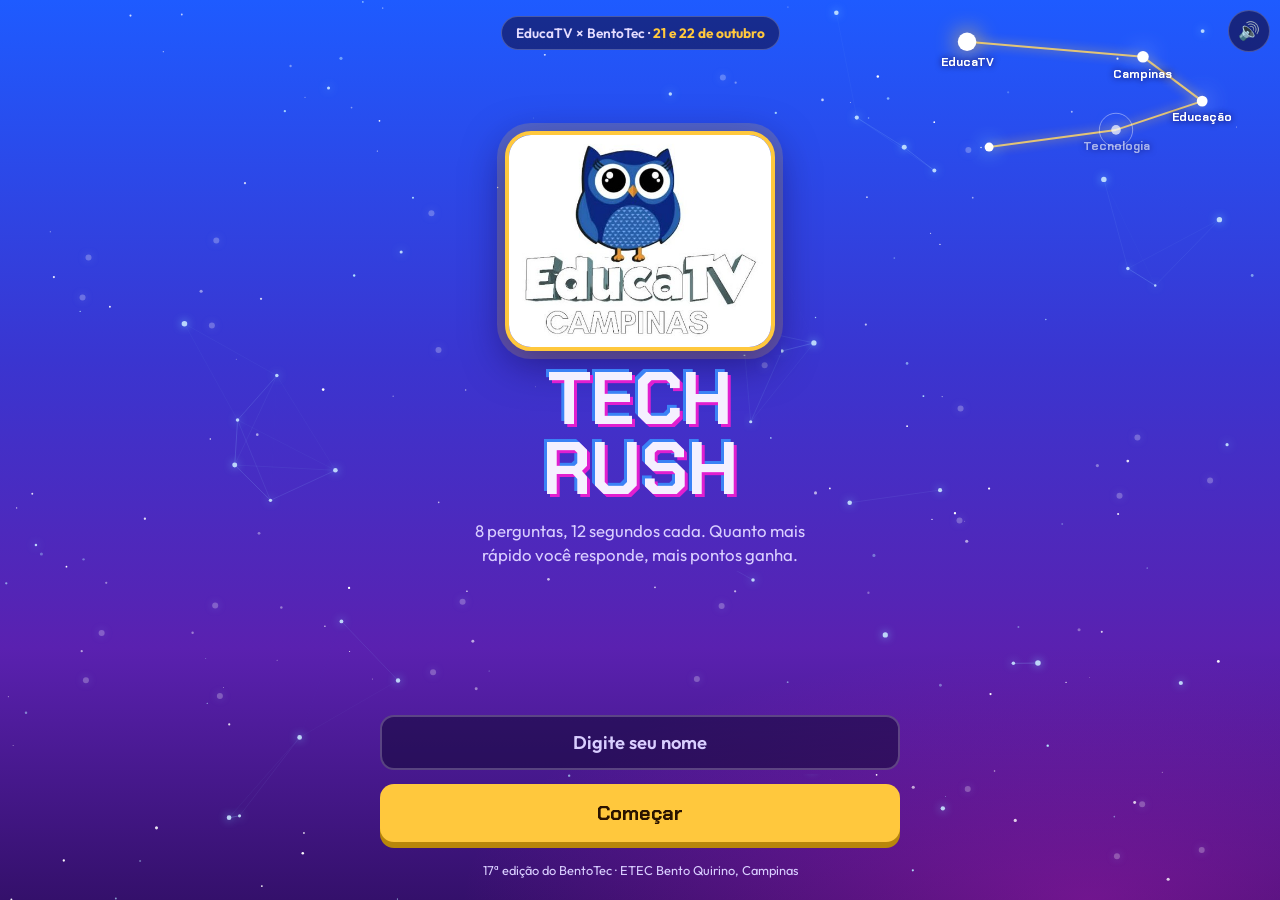
<file: index.html>
<!doctype html>
<html lang="pt-BR">
<head>
<meta charset="utf-8">
<meta name="viewport" content="width=device-width, initial-scale=1, viewport-fit=cover">
<title>Tech Rush · EducaTV × BentoTec</title>
<link href="https://fonts.googleapis.com/css2?family=Chakra+Petch:wght@600;700&family=Outfit:wght@400;600;800&display=swap" rel="stylesheet">
<link rel="stylesheet" href="style.css">
</head>
<body>
<audio id="bgm" src="musica.mp3" loop preload="auto"></audio>
<canvas id="net"></canvas>
<canvas id="fx"></canvas>
<button class="mute" id="mute" aria-label="Ligar ou desligar o som">🔊</button>
<main class="wrap">

<section class="screen on" id="s-start">
  <div class="chip">EducaTV × BentoTec · <b>21 e 22 de outubro</b></div>
  <div class="hero">
    <img class="brand" alt="EducaTV Campinas" src="logo.jpg">
    <h1 class="logo">TECH<br>RUSH</h1>
    <p class="sub">8 perguntas, 12 segundos cada. Quanto mais rápido você responde, mais pontos ganha.</p>
    <p class="rec" id="rec"></p>
  </div>
  <input id="nome" maxlength="14" autocomplete="off" enterkeyhint="go" placeholder="Digite seu nome" aria-label="Seu nome">
  <button class="btn" id="play">Começar</button>
  <div class="foot">17ª edição do BentoTec · ETEC Bento Quirino, Campinas</div>
</section>

<section class="screen" id="s-game">
  <div class="hud">
    <img class="mini" alt="" src="mini.jpg">
    <div class="sc"><small>Pontos</small><strong id="score">0</strong></div>
    <div class="prog" id="prog">1/8</div>
  </div>
  <div class="combo" id="combo"></div>
  <div class="bar" id="bar"><i id="fill"></i></div>
  <div class="bubble" id="bubble"></div>
  <div class="qcard" id="qcard"><div class="tag" id="tag"></div><h2 id="qtext"></h2></div>
  <div class="opts" id="opts"></div>
</section>

<section class="screen" id="s-go">
  <div class="hero">
    <h2 class="disp" style="font-size:2.2rem">Boa, <span id="gname"></span>!</h2>
    <p class="sub">Seu resultado está pronto. Inscreva-se no canal da EducaTV no YouTube e volte aqui para ver sua pontuação e o ranking.</p>
    <p class="sub">Abrindo o YouTube em <b id="gcount">4</b>s</p>
    <a class="btn yt" id="gbtn" href="https://www.youtube.com/@educatvcampinas?sub_confirmation=1" target="_blank" rel="noopener">Inscrever-se no YouTube agora</a>
    <a class="btn ghost" id="gig" href="https://www.instagram.com/educatvcampinas" target="_blank" rel="noopener">Seguir no Instagram</a>
    <p class="sub" style="font-size:.9rem">Depois de se inscrever, volte para esta página: o resultado aparece sozinho.</p>
  </div>
</section>

<section class="screen" id="s-end">
  <img class="brand sm" alt="EducaTV Campinas" src="logo.jpg">
  <div class="endgrid">
    <div class="panel rescard">
      <div class="rtitle disp" id="rtitle"></div>
      <div class="rname" id="rname"></div>
      <div class="big" id="rscore">0</div>
      <div class="stats">
        <div><b id="rhit">0/8</b><small>acertos</small></div>
        <div><b id="rcombo">0</b><small>sequência</small></div>
        <div><b id="rbest">0</b><small>recorde</small></div>
      </div>
    </div>
    <div class="panel rankbox">
      <div class="rhead"><h2>Top 10</h2><span id="live"></span></div>
      <select id="dia" aria-label="Dia do ranking"><option value="2026-10-21">Dia 21</option><option value="2026-10-22">Dia 22</option><option value="all">Geral</option></select>
      <ol id="rank"></ol>
      <div class="pos" id="pos"></div>
    </div>
  </div>
  <div class="panel soc"><p>Siga a EducaTV Campinas</p><div id="socs"></div></div>
  <div class="panel links"><p>Copie os links e mande para os amigos</p><div id="links"></div></div>
  <div class="panel closing">
    <img src="mascote.jpg" alt="Coruja mascote da EducaTV">
    <div><h2 class="disp">Obrigado por jogar!</h2><p>A EducaTV Campinas e o BentoTec agradecem a sua participação. Inscreva-se no canal, siga no Instagram e continue com a gente. Até a próxima!</p></div>
  </div>
  <button class="btn ghost" id="again">Jogar de novo</button>
  <div class="foot">Fim · EducaTV × BentoTec</div>
</section>

</main>
<script src="script.js"></script>
</body>
</html>
</file>
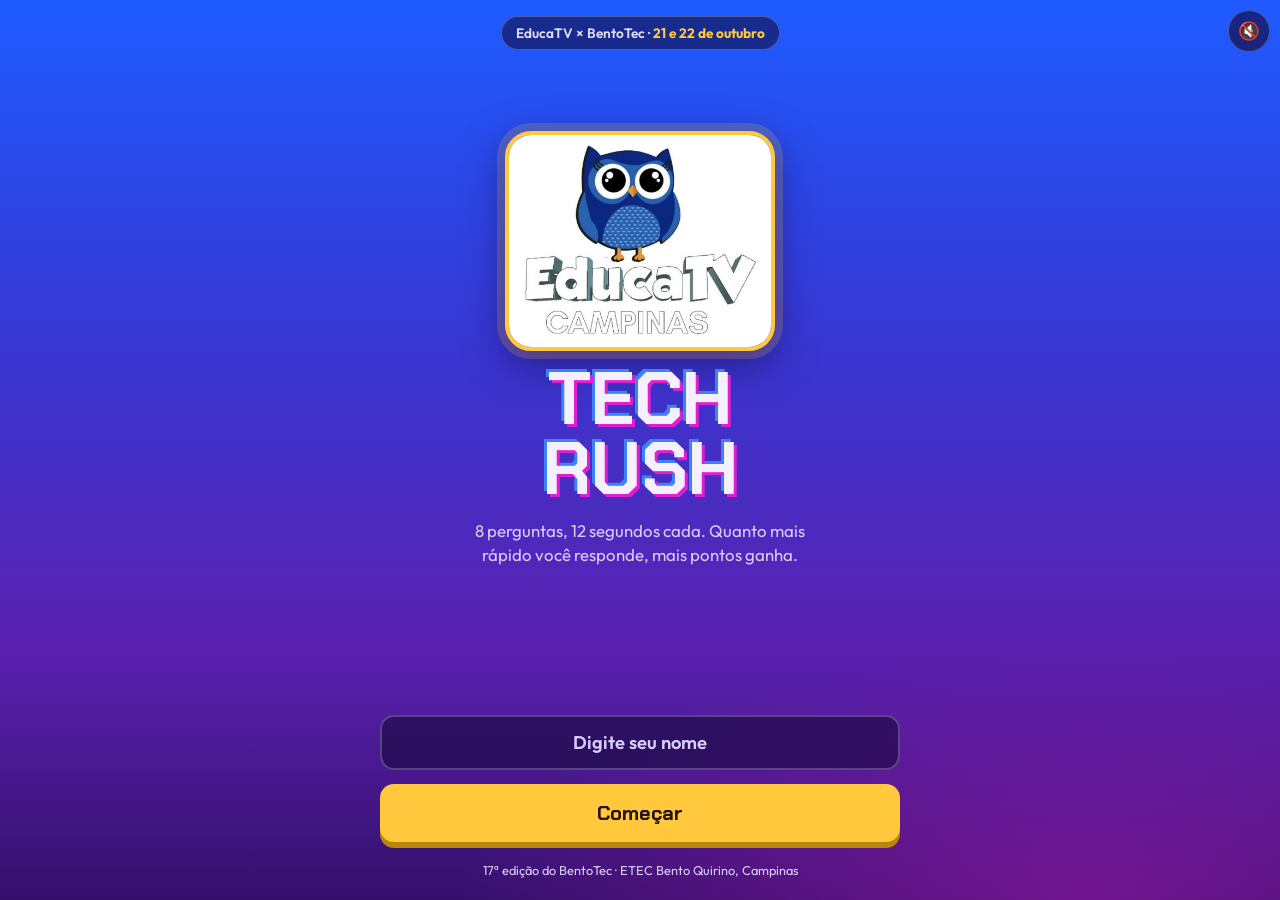
<file: files (1)/index.html>
<!doctype html>
<html lang="pt-BR">
<head>
<meta charset="utf-8">
<meta name="viewport" content="width=device-width, initial-scale=1, viewport-fit=cover">
<title>Tech Rush · EducaTV × BentoTec</title>
<link href="https://fonts.googleapis.com/css2?family=Chakra+Petch:wght@600;700&family=Outfit:wght@400;600;800&display=swap" rel="stylesheet">
<link rel="stylesheet" href="style.css">
</head>
<body>
<canvas id="net"></canvas>
<canvas id="fx"></canvas>
<button class="mute" id="mute" aria-label="Ligar ou desligar o som">🔇</button>
<main class="wrap">

<section class="screen on" id="s-start">
  <div class="chip">EducaTV × BentoTec · <b>21 e 22 de outubro</b></div>
  <div class="hero">
    <img class="brand" alt="EducaTV Campinas" src="logo.jpg">
    <h1 class="logo">TECH<br>RUSH</h1>
    <p class="sub">8 perguntas, 12 segundos cada. Quanto mais rápido você responde, mais pontos ganha.</p>
    <p class="rec" id="rec"></p>
  </div>
  <input id="nome" maxlength="14" autocomplete="off" enterkeyhint="go" placeholder="Digite seu nome" aria-label="Seu nome">
  <button class="btn" id="play">Começar</button>
  <div class="foot">17ª edição do BentoTec · ETEC Bento Quirino, Campinas</div>
</section>

<section class="screen" id="s-game">
  <div class="hud">
    <img class="mini" alt="" src="logo.jpg">
    <div class="sc"><small>Pontos</small><strong id="score">0</strong></div>
    <div class="prog" id="prog">1/8</div>
  </div>
  <div class="combo" id="combo"></div>
  <div class="bar" id="bar"><i id="fill"></i></div>
  <div class="bubble" id="bubble"></div>
  <div class="qcard" id="qcard"><div class="tag" id="tag"></div><h2 id="qtext"></h2></div>
  <div class="opts" id="opts"></div>
</section>

<section class="screen" id="s-go">
  <div class="hero">
    <h2 class="disp" style="font-size:2.2rem">Boa, <span id="gname"></span>!</h2>
    <p class="sub">Seu resultado está pronto. Inscreva-se no canal da EducaTV no YouTube e volte aqui para ver sua pontuação e o ranking.</p>
    <p class="sub">Abrindo o YouTube em <b id="gcount">4</b>s</p>
    <a class="btn yt" id="gbtn" href="https://www.youtube.com/@educatvcampinas?sub_confirmation=1" target="_blank" rel="noopener">Inscrever-se no YouTube agora</a>
    <p class="sub" style="font-size:.9rem">Depois de se inscrever, volte para esta página: o resultado aparece sozinho.</p>
  </div>
</section>

<section class="screen" id="s-end">
  <img class="brand sm" alt="EducaTV Campinas" src="logo.jpg">
  <div class="endgrid">
    <div class="panel rescard">
      <div class="rtitle disp" id="rtitle"></div>
      <div class="rname" id="rname"></div>
      <div class="big" id="rscore">0</div>
      <div class="stats">
        <div><b id="rhit">0/8</b><small>acertos</small></div>
        <div><b id="rcombo">0</b><small>sequência</small></div>
        <div><b id="rbest">0</b><small>recorde</small></div>
      </div>
    </div>
    <div class="panel rankbox">
      <div class="rhead"><h2>Ranking</h2><span id="live"></span></div>
      <ol id="rank"></ol>
      <div class="pos" id="pos"></div>
    </div>
  </div>
  <div class="panel soc"><p>Siga a EducaTV Campinas</p><div id="socs"></div></div>
  <div class="panel links"><p>Copie os links e mande para os amigos</p><div id="links"></div></div>
  <div class="panel closing">
    <img src="logo.jpg" alt="Coruja mascote da EducaTV">
    <div><h2 class="disp">Obrigado por jogar!</h2><p>A EducaTV Campinas e o BentoTec agradecem a sua participação. Inscreva-se no canal, siga no Instagram e continue com a gente. Até a próxima!</p></div>
  </div>
  <button class="btn ghost" id="again">Jogar de novo</button>
  <div class="foot">Fim · EducaTV × BentoTec</div>
</section>

</main>
<script src="script.js"></script>
</body>
</html>
</file>
<file: style.css>
:root{--bg:#34106b;--card:rgba(18,8,52,.62);--line:rgba(255,255,255,.22);--violet:#7c3aed;--pink:#e11fd0;--gold:#ffc83d;--blue:#3b82f6;--ok:#22e08a;--bad:#ff4d6d;--tx:#f5f0ff;--mut:#d9ceff;
  box-sizing:border-box;padding-top:env(safe-area-inset-top,0px);padding-bottom:env(safe-area-inset-bottom,0px)}
  html{scroll-padding-top:env(safe-area-inset-top,0px)}
  *{box-sizing:border-box}
  html,body{min-height:100%;margin:0}
  body{background:var(--bg);color:var(--tx);font-family:'Outfit',system-ui,sans-serif;overflow-x:hidden;-webkit-tap-highlight-color:transparent}
  body::before{content:"";position:fixed;inset:0;z-index:-1;background:
  radial-gradient(70% 40% at 85% 100%,rgba(225,31,208,.35),transparent 70%),
  linear-gradient(180deg,#1e5bff 0%,#3a35d0 40%,#5a21b0 72%,#34106b 100%)}
  .wrap{max-width:520px;margin:0 auto;padding:16px;min-height:100vh;display:flex;flex-direction:column}
  .screen{display:none;flex:1;flex-direction:column;gap:14px}
  .screen.on{display:flex}
  h1,h2,.disp{font-family:'Chakra Petch','Trebuchet MS',sans-serif;margin:0}
  .chip{align-self:center;font-size:.85rem;font-weight:600;padding:7px 14px;border:1px solid var(--line);border-radius:999px;background:rgba(18,8,52,.55);color:#e4dcff}
  .chip b{color:var(--gold)}
  /* start */
  .hero{flex:1;display:flex;flex-direction:column;align-items:center;justify-content:center;gap:14px;text-align:center}
  .brand{width:min(270px,72vw);height:auto;background:#fff;border-radius:26px;border:4px solid var(--gold);box-shadow:0 0 0 8px rgba(255,200,61,.18),0 12px 40px rgba(20,5,70,.55);animation:bob 3s ease-in-out infinite}
  @keyframes bob{50%{transform:translateY(-10px) rotate(-2deg)}}
  .logo{font-size:clamp(3.2rem,16vw,4.6rem);font-weight:700;line-height:.95;letter-spacing:-1px;text-shadow:3px 3px 0 var(--pink),-3px -3px 0 var(--blue);animation:pop .7s cubic-bezier(.2,1.6,.4,1) both}
  @keyframes pop{from{transform:scale(.4) rotate(-6deg);opacity:0}}
  .sub{color:var(--mut);font-size:1.05rem;line-height:1.45;max-width:30ch;margin:0}
  .btn{font-family:'Chakra Petch',sans-serif;font-weight:700;font-size:1.25rem;border:0;border-radius:14px;padding:16px 28px;background:var(--gold);color:#2a1300;cursor:pointer;box-shadow:0 6px 0 #b8860b;transition:transform .08s,box-shadow .08s;width:100%}
  .btn:active{transform:translateY(5px);box-shadow:0 1px 0 #b8860b}
  .btn.ghost{background:transparent;color:var(--tx);border:2px solid var(--violet);box-shadow:none}
  .btn:focus-visible,.opt:focus-visible,.soc a:focus-visible{outline:3px solid var(--blue);outline-offset:3px}
  .rec{color:var(--gold);font-weight:600;min-height:1.3em}
  /* game */
  .hud{display:flex;align-items:center;gap:10px}
  .hud .mini{width:54px;height:54px;border-radius:50%;background:#fff;object-fit:cover;border:3px solid var(--gold);flex:none}
  .hud .sc{flex:1}
  .sc small{display:block;color:var(--mut);font-size:.8rem}
  .sc strong{font-family:'Chakra Petch',sans-serif;font-size:1.9rem;line-height:1}
  .prog{font-weight:800;color:var(--mut)}
  .combo{height:30px;text-align:center}
  .combo span{display:inline-block;background:linear-gradient(90deg,var(--pink),var(--violet));padding:4px 14px;border-radius:999px;font-weight:800;animation:pop .35s cubic-bezier(.2,1.6,.4,1) both}
  .bar{height:12px;border-radius:99px;background:var(--line);overflow:hidden}
  .bar i{display:block;height:100%;width:100%;background:linear-gradient(90deg,var(--gold),var(--pink));border-radius:99px}
  .bar.low i{animation:pulse .5s infinite alternate}
  @keyframes pulse{to{filter:brightness(1.6)}}
  .bubble{min-height:26px;color:var(--gold);font-weight:800;text-align:right}
  .qcard{background:var(--card);border:1px solid var(--line);border-radius:22px;padding:22px 20px;animation:slide .35s ease both}
  @keyframes slide{from{opacity:0;transform:translateX(30px)}}
  .qcard .tag{color:var(--mut);font-size:.85rem;font-weight:600}
  .qcard h2{font-size:1.4rem;line-height:1.25;margin-top:6px}
  .opts{display:grid;gap:10px;margin-top:2px}
  .opt{font:600 1.05rem 'Outfit',sans-serif;text-align:left;color:var(--tx);background:var(--card);border:2px solid var(--line);border-radius:14px;padding:15px 16px;cursor:pointer;transition:transform .1s,border-color .1s}
  .opt:active{transform:scale(.98)}
  .opt.ok{background:rgba(34,224,138,.18);border-color:var(--ok);animation:pop .3s both}
  .opt.bad{background:rgba(255,77,109,.18);border-color:var(--bad);animation:shake .4s}
  .opt.dim{opacity:.45}
  @keyframes shake{25%{transform:translateX(-9px)}75%{transform:translateX(9px)}}
  .float{position:fixed;z-index:5;font:700 1.6rem 'Chakra Petch',sans-serif;color:var(--ok);pointer-events:none;animation:up .9s ease-out forwards;text-shadow:0 2px 8px #000}
  @keyframes up{to{transform:translateY(-70px);opacity:0}}
  #fx{position:fixed;inset:0;pointer-events:none;z-index:9}
  /* result */
  .res{flex:1;display:flex;flex-direction:column;align-items:center;text-align:center;gap:12px}
  .res .brand{width:min(200px,60vw)}
  .rtitle{font-size:1.9rem;color:var(--gold)}
  .big{font-family:'Chakra Petch',sans-serif;font-size:4.2rem;font-weight:700;line-height:1;text-shadow:3px 3px 0 var(--pink)}
  .stats{display:flex;gap:10px;width:100%}
  .stats div{flex:1;background:var(--card);border:1px solid var(--line);border-radius:14px;padding:10px}
  .stats b{display:block;font-size:1.4rem}
  .stats small{color:var(--mut)}
  .soc{width:100%;background:var(--card);border:1px solid var(--line);border-radius:22px;padding:16px}
  .soc p{margin:0 0 10px;font-weight:600}
  .soc div{display:flex;gap:8px;flex-wrap:wrap;justify-content:center}
  .soc a{color:#fff;text-decoration:none;font-weight:800;padding:12px 22px;border-radius:999px;font-size:1.05rem}.soc a.ig{background:linear-gradient(45deg,#f9a825,#e11fd0,#7c3aed)}.soc a.yt{background:#e62117}
  .foot{text-align:center;color:var(--mut);font-size:.8rem;padding:6px 0}
  .mute{position:fixed;top:calc(10px + env(safe-area-inset-top,0px));right:10px;z-index:8;background:var(--card);border:1px solid var(--line);color:var(--tx);border-radius:50%;width:42px;height:42px;font-size:1.1rem;cursor:pointer}
  @media (prefers-reduced-motion:reduce){*{animation:none!important;transition:none!important}}
  
  .wrap{max-width:980px}.screen{width:100%;max-width:520px;margin-left:auto;margin-right:auto}#s-end{max-width:980px}
  #net{position:fixed;inset:0;width:100%;height:100%;z-index:-1;pointer-events:none}
  #nome,#escola{width:100%;font:600 1.15rem 'Outfit',sans-serif;text-align:center;padding:14px;border-radius:14px;border:2px solid var(--line);background:rgba(18,8,52,.55);color:var(--tx);outline:0}
  #nome::placeholder,#escola::placeholder{color:var(--mut)}#nome:focus,#escola:focus{border-color:var(--gold)}#nome.err{border-color:var(--bad);animation:shake .4s}
  .btn.yt{background:#e62117;color:#fff;box-shadow:0 6px 0 #8f120c}
  .endgrid{display:grid;gap:14px;grid-template-columns:1fr}
  @media(min-width:760px){.endgrid{grid-template-columns:1fr 1fr;align-items:start}}
  .rname{font-weight:800;font-size:1.2rem}
  .rankbox{background:var(--card);border:1px solid var(--line);border-radius:22px;padding:16px}
  .rhead{display:flex;justify-content:space-between;align-items:center}.rhead h2{font-size:1.5rem}
  #live{font-size:.8rem;font-weight:800;color:var(--ok)}
  #rank{list-style:none;margin:10px 0 0;padding:0;display:grid;gap:6px}
  #rank li{display:flex;gap:10px;align-items:center;padding:9px 12px;border-radius:12px;background:rgba(255,255,255,.08)}
  #rank li b{width:2rem;text-align:center}#rank li span{flex:1;font-weight:600;overflow:hidden;text-overflow:ellipsis;white-space:nowrap}
  #rank li em{font-style:normal;font-family:'Chakra Petch',sans-serif;font-weight:700;color:var(--gold)}
  #rank li.me{background:rgba(255,200,61,.22);outline:2px solid var(--gold)}
  
  .brand.sm{width:150px;align-self:center;animation:none}
  .endgrid{grid-template-columns:repeat(2,minmax(0,1fr));align-items:stretch;gap:10px}
  .panel,.links,.closing{background:var(--card);border:1px solid var(--line);border-radius:22px;padding:14px}
  .rescard{display:flex;flex-direction:column;align-items:center;text-align:center;gap:8px}
  .rescard .rtitle{font-size:1.25rem}.rescard .big{font-size:2.9rem}
  .rescard .stats{flex-direction:column;gap:6px;width:100%}
  .rescard .stats div{display:flex;flex-direction:row-reverse;justify-content:space-between;align-items:center;padding:6px 10px}
  .rescard .stats b{font-size:1.1rem}
  .rankbox{padding:12px}.rhead h2{font-size:1.2rem}
  #rank li{padding:7px 8px;gap:6px;font-size:.9rem}#rank li b{width:1.6rem}
  .pos{margin-top:10px;text-align:center;color:var(--mut);font-size:.85rem;font-weight:600}
  #socs a{flex:1;text-align:center}
  .links p,.soc p{margin:0 0 10px;font-weight:600}
  .lrow{display:flex;gap:8px;align-items:center;margin-bottom:8px;width:100%}
  .lrow span{flex:1;min-width:0;overflow:hidden;text-overflow:ellipsis;white-space:nowrap;background:rgba(255,255,255,.08);padding:10px 12px;border-radius:10px;font-size:.85rem;text-align:left}
  .lrow button{flex:none;font:800 .85rem 'Outfit',sans-serif;border:0;border-radius:10px;padding:10px 12px;background:var(--gold);color:#2a1300;cursor:pointer}
  .closing{display:flex;gap:14px;align-items:center}
  .closing img{width:104px;height:104px;border-radius:18px;object-fit:cover;object-position:50% 35%;flex:none}
  .closing h2{font-size:1.3rem}.closing p{margin:6px 0 0;color:var(--mut);line-height:1.4;font-size:.95rem}
  .hud{padding-right:48px}.rhead{flex-direction:column;align-items:flex-start;gap:2px}#live{font-size:.75rem}
  a.btn{display:block;text-align:center;text-decoration:none}
  
  
  .tabs{display:flex;gap:6px;margin:8px 0 6px}
  .tabs button{flex:1;font:800 .8rem 'Outfit',sans-serif;padding:7px 4px;border-radius:10px;border:1px solid var(--line);background:transparent;color:var(--mut);cursor:pointer}
  .tabs button.on{background:var(--gold);color:#2a1300;border-color:var(--gold)}
  #dia{width:100%;font:700 .8rem 'Outfit',sans-serif;padding:7px 8px;border-radius:10px;border:1px solid var(--line);background:rgba(18,8,52,.6);color:var(--tx)}
  #rank li span small{display:block;font-weight:400;opacity:.75;font-size:.72rem;overflow:hidden;text-overflow:ellipsis}
  #s-go .btn.ghost{margin-top:2px}
  #rank{grid-template-columns:minmax(0,1fr)}#rank li{min-width:0}#rank li span{min-width:0}.rankbox{min-width:0}
  #rank li{gap:5px;padding:7px}#rank li b{width:1.3rem;font-size:.9rem}#rank li span{white-space:normal;overflow:visible;font-size:.85rem;line-height:1.15;word-break:break-word}#rank li em{font-size:.95rem}
</file>
<file: files (1)/style.css>
:root{
    --bg:#34106b;
    --card:rgba(18,8,52,.62);
    --line:rgba(255,255,255,.22);
    --violet:#7c3aed;
    --pink:#e11fd0;
    --gold:#ffc83d;
    --blue:#3b82f6;
    --ok:#22e08a;
    --bad:#ff4d6d;
    --tx:#f5f0ff;
    --mut:#d9ceff;
  }
  
  *{box-sizing:border-box}
  
  html,body{min-height:100%;margin:0;padding:0}
  html{scroll-padding-top:env(safe-area-inset-top,0px)}
  
  body{
    background:var(--bg);
    color:var(--tx);
    font-family:'Outfit',system-ui,sans-serif;
    overflow-x:hidden;
    -webkit-tap-highlight-color:transparent;
    padding-top:env(safe-area-inset-top,0px);
    padding-bottom:env(safe-area-inset-bottom,0px);
  }
  body::before{
    content:"";
    position:fixed;inset:0;z-index:-1;
    background:
      radial-gradient(70% 40% at 85% 100%,rgba(225,31,208,.35),transparent 70%),
      linear-gradient(180deg,#1e5bff 0%,#3a35d0 40%,#5a21b0 72%,#34106b 100%);
  }
  
  .wrap{max-width:980px;margin:0 auto;padding:16px;min-height:100vh;display:flex;flex-direction:column}
  .screen{display:none;flex:1;flex-direction:column;gap:14px;width:100%;max-width:520px;margin-left:auto;margin-right:auto}
  .screen.on{display:flex}
  #s-end{max-width:980px}
  
  h1,h2,.disp{font-family:'Chakra Petch','Trebuchet MS',sans-serif;margin:0}
  
  .chip{
    align-self:center;
    font-size:.85rem;font-weight:600;
    padding:7px 14px;border:1px solid var(--line);border-radius:999px;
    background:rgba(18,8,52,.55);color:#e4dcff;
  }
  .chip b{color:var(--gold)}
  
  /* start */
  .hero{flex:1;display:flex;flex-direction:column;align-items:center;justify-content:center;gap:14px;text-align:center}
  .brand{
    width:min(270px,72vw);height:auto;
    background:#fff;border-radius:26px;border:4px solid var(--gold);
    box-shadow:0 0 0 8px rgba(255,200,61,.18),0 12px 40px rgba(20,5,70,.55);
    animation:bob 3s ease-in-out infinite;
  }
  @keyframes bob{50%{transform:translateY(-10px) rotate(-2deg)}}
  .logo{
    font-size:clamp(3.2rem,16vw,4.6rem);font-weight:700;line-height:.95;letter-spacing:-1px;
    text-shadow:3px 3px 0 var(--pink),-3px -3px 0 var(--blue);
    animation:pop .7s cubic-bezier(.2,1.6,.4,1) both;
  }
  @keyframes pop{from{transform:scale(.4) rotate(-6deg);opacity:0}}
  .sub{color:var(--mut);font-size:1.05rem;line-height:1.45;max-width:30ch;margin:0}
  .btn{
    font-family:'Chakra Petch',sans-serif;font-weight:700;font-size:1.25rem;
    border:0;border-radius:14px;padding:16px 28px;
    background:var(--gold);color:#2a1300;cursor:pointer;
    box-shadow:0 6px 0 #b8860b;
    transition:transform .08s,box-shadow .08s;
    width:100%;
  }
  .btn:active{transform:translateY(5px);box-shadow:0 1px 0 #b8860b}
  .btn.ghost{background:transparent;color:var(--tx);border:2px solid var(--violet);box-shadow:none}
  .btn.yt{background:#e62117;color:#fff;box-shadow:0 6px 0 #8f120c}
  .btn:focus-visible,.opt:focus-visible,.soc a:focus-visible{outline:3px solid var(--blue);outline-offset:3px}
  a.btn{display:block;text-align:center;text-decoration:none}
  .rec{color:var(--gold);font-weight:600;min-height:1.3em}
  
  /* game */
  .hud{display:flex;align-items:center;gap:10px;padding-right:48px}
  .hud .mini{width:54px;height:54px;border-radius:50%;background:#fff;object-fit:cover;border:3px solid var(--gold);flex:none}
  .hud .sc{flex:1}
  .sc small{display:block;color:var(--mut);font-size:.8rem}
  .sc strong{font-family:'Chakra Petch',sans-serif;font-size:1.9rem;line-height:1}
  .prog{font-weight:800;color:var(--mut)}
  .combo{height:30px;text-align:center}
  .combo span{
    display:inline-block;
    background:linear-gradient(90deg,var(--pink),var(--violet));
    padding:4px 14px;border-radius:999px;font-weight:800;
    animation:pop .35s cubic-bezier(.2,1.6,.4,1) both;
  }
  .bar{height:12px;border-radius:99px;background:var(--line);overflow:hidden}
  .bar i{display:block;height:100%;width:100%;background:linear-gradient(90deg,var(--gold),var(--pink));border-radius:99px}
  .bar.low i{animation:pulse .5s infinite alternate}
  @keyframes pulse{to{filter:brightness(1.6)}}
  .bubble{min-height:26px;color:var(--gold);font-weight:800;text-align:right}
  .qcard{background:var(--card);border:1px solid var(--line);border-radius:22px;padding:22px 20px;animation:slide .35s ease both}
  @keyframes slide{from{opacity:0;transform:translateX(30px)}}
  .qcard .tag{color:var(--mut);font-size:.85rem;font-weight:600}
  .qcard h2{font-size:1.4rem;line-height:1.25;margin-top:6px}
  .opts{display:grid;gap:10px;margin-top:2px}
  .opt{
    font:600 1.05rem 'Outfit',sans-serif;text-align:left;color:var(--tx);
    background:var(--card);border:2px solid var(--line);border-radius:14px;
    padding:15px 16px;cursor:pointer;transition:transform .1s,border-color .1s;
  }
  .opt:active{transform:scale(.98)}
  .opt.ok{background:rgba(34,224,138,.18);border-color:var(--ok);animation:pop .3s both}
  .opt.bad{background:rgba(255,77,109,.18);border-color:var(--bad);animation:shake .4s}
  .opt.dim{opacity:.45}
  @keyframes shake{25%{transform:translateX(-9px)}75%{transform:translateX(9px)}}
  .float{
    position:fixed;z-index:5;
    font:700 1.6rem 'Chakra Petch',sans-serif;
    color:var(--ok);pointer-events:none;
    animation:up .9s ease-out forwards;
    text-shadow:0 2px 8px #000;
  }
  @keyframes up{to{transform:translateY(-70px);opacity:0}}
  #fx{position:fixed;inset:0;pointer-events:none;z-index:9}
  
  /* input nome */
  #nome{
    width:100%;font:600 1.15rem 'Outfit',sans-serif;text-align:center;
    padding:14px;border-radius:14px;border:2px solid var(--line);
    background:rgba(18,8,52,.55);color:var(--tx);outline:0;
  }
  #nome::placeholder{color:var(--mut)}
  #nome:focus{border-color:var(--gold)}
  #nome.err{border-color:var(--bad);animation:shake .4s}
  
  /* resultado */
  .endgrid{display:grid;gap:14px;grid-template-columns:1fr}
  @media(min-width:760px){.endgrid{grid-template-columns:1fr 1fr;align-items:start}}
  .endgrid{grid-template-columns:repeat(2,minmax(0,1fr));align-items:stretch;gap:10px}
  
  .panel,.links,.closing{
    background:var(--card);border:1px solid var(--line);border-radius:22px;padding:14px;
  }
  .rescard{display:flex;flex-direction:column;align-items:center;text-align:center;gap:8px}
  .rtitle{font-size:1.9rem;color:var(--gold)}
  .rescard .rtitle{font-size:1.25rem}
  .big{font-family:'Chakra Petch',sans-serif;font-size:4.2rem;font-weight:700;line-height:1;text-shadow:3px 3px 0 var(--pink)}
  .rescard .big{font-size:2.9rem}
  .stats{display:flex;gap:10px;width:100%}
  .stats div{flex:1;background:var(--card);border:1px solid var(--line);border-radius:14px;padding:10px}
  .stats b{display:block;font-size:1.4rem}
  .stats small{color:var(--mut)}
  .rescard .stats{flex-direction:column;gap:6px;width:100%}
  .rescard .stats div{display:flex;flex-direction:row-reverse;justify-content:space-between;align-items:center;padding:6px 10px}
  .rescard .stats b{font-size:1.1rem}
  .rname{font-weight:800;font-size:1.2rem}
  
  .rankbox{background:var(--card);border:1px solid var(--line);border-radius:22px;padding:12px}
  .rhead{display:flex;justify-content:space-between;align-items:center;flex-direction:column;align-items:flex-start;gap:2px}
  .rhead h2{font-size:1.2rem}
  #live{font-size:.75rem;font-weight:800;color:var(--ok)}
  #rank{list-style:none;margin:10px 0 0;padding:0;display:grid;gap:6px}
  #rank li{display:flex;gap:6px;align-items:center;padding:7px 8px;border-radius:12px;background:rgba(255,255,255,.08);font-size:.9rem}
  #rank li b{width:1.6rem;text-align:center}
  #rank li span{flex:1;font-weight:600;overflow:hidden;text-overflow:ellipsis;white-space:nowrap}
  #rank li em{font-style:normal;font-family:'Chakra Petch',sans-serif;font-weight:700;color:var(--gold)}
  #rank li.me{background:rgba(255,200,61,.22);outline:2px solid var(--gold)}
  .pos{margin-top:10px;text-align:center;color:var(--mut);font-size:.85rem;font-weight:600}
  
  .soc{width:100%;background:var(--card);border:1px solid var(--line);border-radius:22px;padding:16px}
  .links p,.soc p{margin:0 0 10px;font-weight:600}
  .soc div{display:flex;gap:8px;flex-wrap:wrap;justify-content:center}
  .soc a{color:#fff;text-decoration:none;font-weight:800;padding:12px 22px;border-radius:999px;font-size:1.05rem;flex:1;text-align:center}
  .soc a.ig{background:linear-gradient(45deg,#f9a825,#e11fd0,#7c3aed)}
  .soc a.yt{background:#e62117}
  
  .lrow{display:flex;gap:8px;align-items:center;margin-bottom:8px;width:100%}
  .lrow span{flex:1;min-width:0;overflow:hidden;text-overflow:ellipsis;white-space:nowrap;background:rgba(255,255,255,.08);padding:10px 12px;border-radius:10px;font-size:.85rem;text-align:left}
  .lrow button{flex:none;font:800 .85rem 'Outfit',sans-serif;border:0;border-radius:10px;padding:10px 12px;background:var(--gold);color:#2a1300;cursor:pointer}
  
  .closing{display:flex;gap:14px;align-items:center}
  .closing img{width:104px;height:104px;border-radius:18px;object-fit:cover;object-position:50% 35%;flex:none}
  .closing h2{font-size:1.3rem}
  .closing p{margin:6px 0 0;color:var(--mut);line-height:1.4;font-size:.95rem}
  
  .brand.sm{width:150px;align-self:center;animation:none}
  
  .foot{text-align:center;color:var(--mut);font-size:.8rem;padding:6px 0}
  
  .mute{
    position:fixed;top:calc(10px + env(safe-area-inset-top,0px));right:10px;z-index:8;
    background:var(--card);border:1px solid var(--line);color:var(--tx);
    border-radius:50%;width:42px;height:42px;font-size:1.1rem;cursor:pointer;
  }
  
  #net{position:fixed;inset:0;width:100%;height:100%;z-index:-1;pointer-events:none}
  
  @media (prefers-reduced-motion:reduce){
    *{animation:none!important;transition:none!important}
  }
</file>
